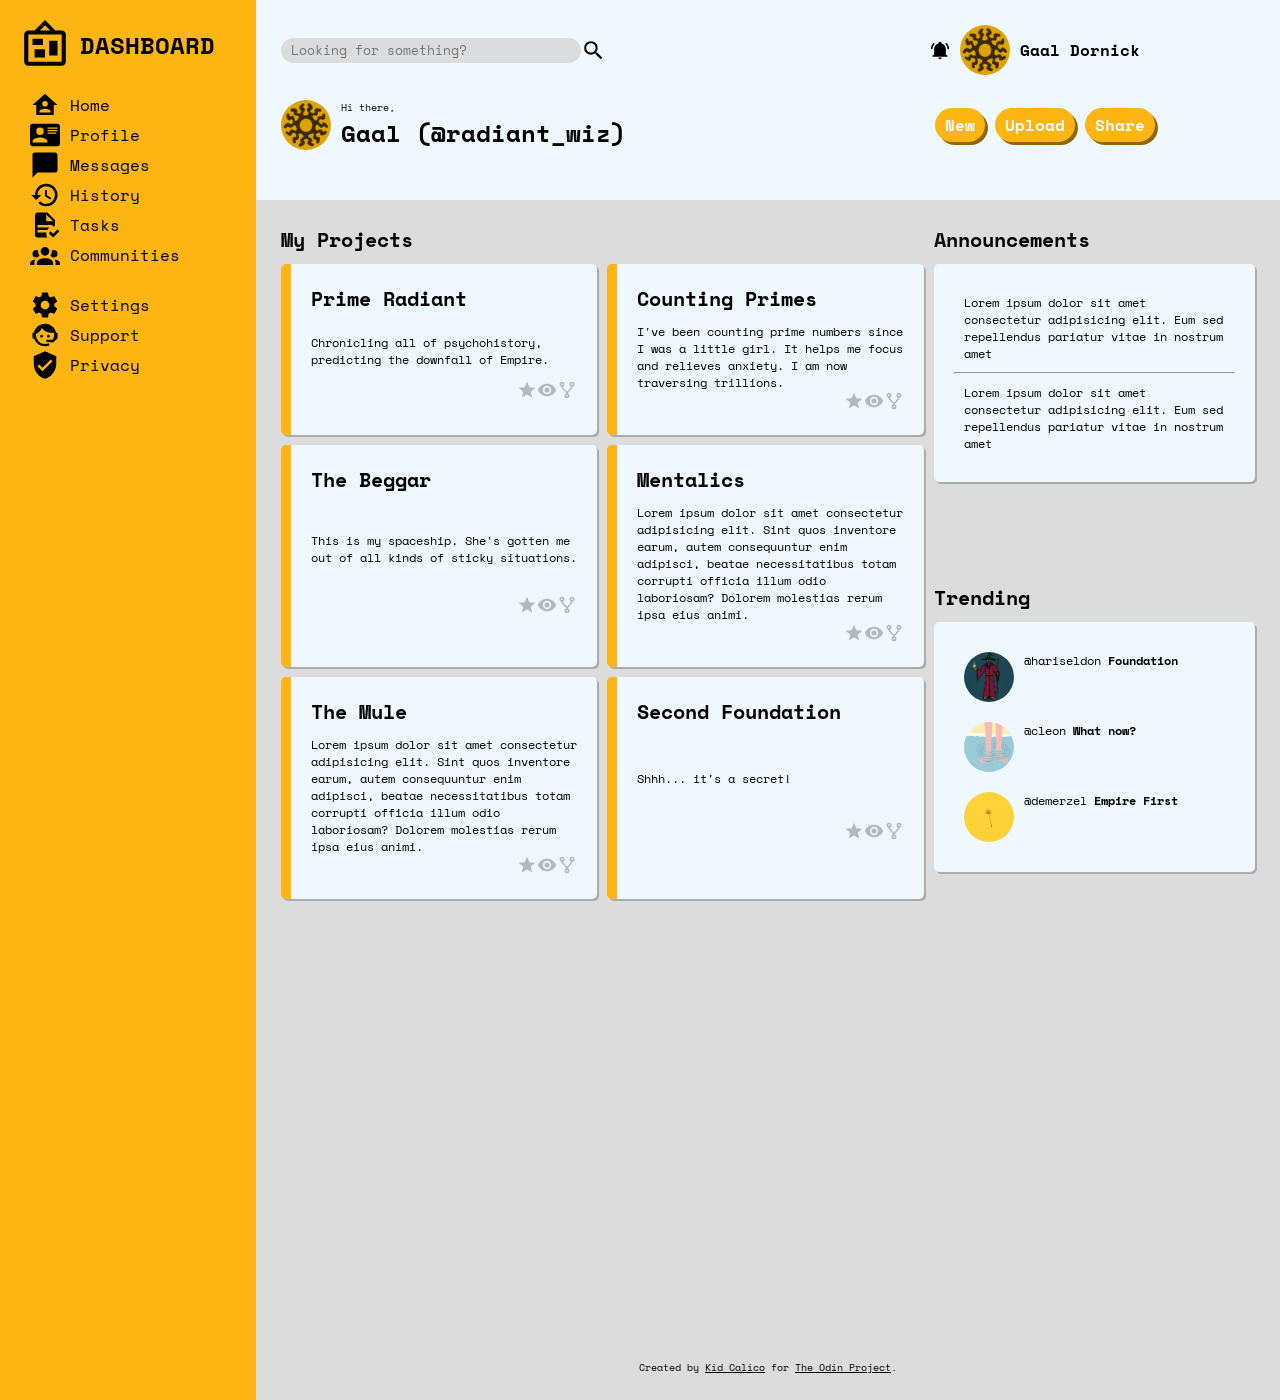
<file: admin-dashboard/index.html>
<!DOCTYPE html>
<html lang="en">
<head>
  <meta charset="UTF-8">
  <meta name="viewport" content="width=device-width, initial-scale=1.0">
  <title>The Odin Project: Admin Dashboard</title>
  <link rel="stylesheet" href="style.css">
</head>
<body>
  <div class="container">
    <header>
      <div class="search-bar">
        <form action="" method="get">
          <input type="text" name="search" placeholder="Looking for something?" class="search-bar">
          <input type="image" src="./lib/icons/magnify.svg" alt="Send Query" width="25px" id="search">
        </form>
      </div>
      <div class="quick-links">
        <input type="image" src="./lib/icons/bell-ring.svg" alt="notifications" width="20px" id="bell">
        <a href=""><img src="./lib/profile-pic-1.jpg" alt="" class="user-image"><span>Gaal Dornick</span></a>
      </div>
      <div class="user-info">
        <img src="./lib/profile-pic-1.jpg" alt="" class="user-image">
        <div>
          <span>Hi there,</span>
          <h2>Gaal (@radiant_wiz)</h2>
        </div>
      </div>
      <form class="buttons">
        <button>New</button>
        <button>Upload</button>
        <button>Share</button>
      </form>
    </header>
    <main>
      <div class="projects">
        <h3>My Projects</h3>
        <div class="project-cards">
          <div class="card">
            <h3>Prime Radiant</h3>
            <p>Chronicling all of psychohistory, predicting the downfall of Empire.</p>
            <div class="links">
              <a href=""><img src="./lib/icons/star.svg" alt=""></a>
              <a href=""><img src="./lib/icons/eye.svg" alt=""></a>
              <a href=""><img src="./lib/icons/source-fork.svg" alt=""></a>
            </div>
          </div>
          <div class="card">
            <h3>Counting Primes</h3>
            <p>I've been counting prime numbers since I was a little girl. It helps me focus and relieves anxiety. I am now traversing trillions.</p>
            <div class="links">
              <a href=""><img src="./lib/icons/star.svg" alt=""></a>
              <a href=""><img src="./lib/icons/eye.svg" alt=""></a>
              <a href=""><img src="./lib/icons/source-fork.svg" alt=""></a>
            </div>
          </div>
          <div class="card">
            <h3>The Beggar</h3>
            <p>This is my spaceship. She's gotten me out of all kinds of sticky situations.</p>
            <div class="links">
              <a href=""><img src="./lib/icons/star.svg" alt=""></a>
              <a href=""><img src="./lib/icons/eye.svg" alt=""></a>
              <a href=""><img src="./lib/icons/source-fork.svg" alt=""></a>
            </div>
          </div>
          <div class="card">
            <h3>Mentalics</h3>
            <p>Lorem ipsum dolor sit amet consectetur adipisicing elit. Sint quos inventore earum, autem consequuntur enim adipisci, beatae necessitatibus totam corrupti officia illum odio laboriosam? Dolorem molestias rerum ipsa eius animi.</p>
            <div class="links">
              <a href=""><img src="./lib/icons/star.svg" alt=""></a>
              <a href=""><img src="./lib/icons/eye.svg" alt=""></a>
              <a href=""><img src="./lib/icons/source-fork.svg" alt=""></a>
            </div>
          </div>
          <div class="card">
            <h3>The Mule</h3>
            <p>Lorem ipsum dolor sit amet consectetur adipisicing elit. Sint quos inventore earum, autem consequuntur enim adipisci, beatae necessitatibus totam corrupti officia illum odio laboriosam? Dolorem molestias rerum ipsa eius animi.</p>
            <div class="links">
              <a href=""><img src="./lib/icons/star.svg" alt=""></a>
              <a href=""><img src="./lib/icons/eye.svg" alt=""></a>
              <a href=""><img src="./lib/icons/source-fork.svg" alt=""></a>
            </div>
          </div>
          <div class="card">
            <h3>Second Foundation</h3>
            <p>Shhh... it's a secret!</p>
            <div class="links">
              <a href=""><img src="./lib/icons/star.svg" alt=""></a>
              <a href=""><img src="./lib/icons/eye.svg" alt=""></a>
              <a href=""><img src="./lib/icons/source-fork.svg" alt=""></a>
            </div>
          </div>
        </div>
      </div>
      <div class="announcements">
        <h3>Announcements</h3>
        <div class="card">
          <ul>
            <li>
              Lorem ipsum dolor sit amet consectetur adipisicing elit. Eum sed repellendus pariatur vitae in nostrum amet
            </li>
            <hr>
            <li>
              Lorem ipsum dolor sit amet consectetur adipisicing elit. Eum sed repellendus pariatur vitae in nostrum amet
            </li>
          </ul>
        </div>
      </div>
      <div class="trending">
        <h3>Trending</h3>
        <div class="card">
          <ul>
            <li>
              <a href="">
                <img src="./lib/wizard.png" alt="" class="user-image">
                <div>
                  @hariseldon
                  <span>Foundation</span>
                </div>
              </a>
            </li>
            <li>
              <a href="">
                <img src="./lib/beach.png" alt="" class="user-image">
                <div>
                  @cleon
                  <span>What now?</span>
                </div>
              </a>
            </li>
            <li>
              <a href="">
                <img src="./lib/dandelion.png" alt="" class="user-image">
                <div>
                  @demerzel
                  <span>Empire First</span>
                </div>
              </a>
            </li>
          </ul>
        </div>
      </div>
      <div class="caption">
        <caption>Created by <a href="https://github.com/kidcalico">Kid Calico</a> for <a href="https://www.theodinproject.com/">The Odin Project</a>.</caption>
      </div>
    </main>
    <div class="sidebar">
      <h2><img src="./lib/icons/bulletin-board.svg" alt="dashboard">Dashboard</h2>
      <ul>
        <li>
          <a href="">
            <img src="lib/icons/home-account.svg" alt="home">
            <span>Home</span>
          </a>
        </li>
        <li>
          <a href="">
            <img src="lib/icons/card-account-details.svg" alt="profile">
            <span>Profile</span>
          </a>
        </li>
        <li>
          <a href="">
            <img src="./lib/icons/message.svg" alt="messages">
            <span>Messages</span>
          </a>
        </li>
        <li>
          <a href="">
            <img src="./lib/icons/history.svg" alt="history">
            <span>History</span>
          </a>
        </li>
        <li>
          <a href="">
            <img src="./lib/icons/file-document-check.svg" alt="tasks">
            <span>Tasks</span>
          </a>
        </li>
        <li>
          <a href="">
            <img src="./lib/icons/account-group.svg" alt="communities">
            <span>Communities</span>
          </a>
        </li>
      </ul>
      <ul>
        <li>
          <a href="">
            <img src="./lib/icons/cog.svg" alt="settings">
            <span>Settings</span>
          </a>
        </li>
        <li>
          <a href="">
            <img src="./lib/icons/face-agent.svg" alt="support">
            <span>Support</span>    
          </a>
        </li>
        <li>
          <a href="">
            <img src="./lib/icons/shield-check.svg" alt="privacy">
            <span>Privacy</span>
          </a>
        </li>
      </ul>
    </div>
  </div>
</body>
</html>
</file>
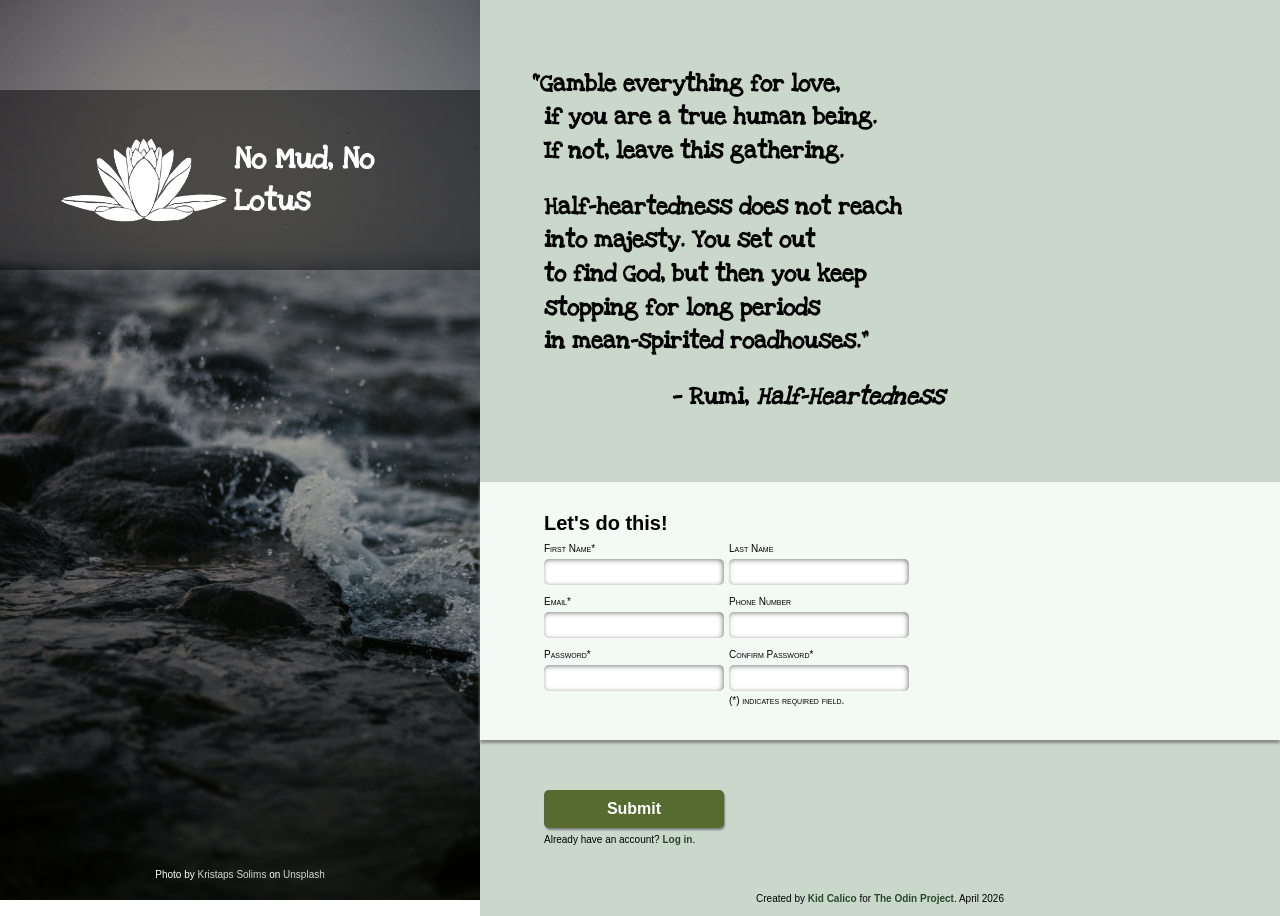
<file: sign-up-form/index.html>
<!DOCTYPE html>
<html lang="en">
<head>
  <meta charset="UTF-8">
  <meta name="viewport" content="width=device-width, initial-scale=1.0">
  <link rel="stylesheet" href="style.css">
  <title>Sign-up Form</title>
</head>
<body>
  <header class="hero">
    <div class="hero-header">
      <img src="./lib/lotus-logo-kidcalico.png" alt="logo">
      <h1>No Mud, No Lotus</h1>
    </div>
    <div class="hero-image-credit">
      Photo by <a href="https://unsplash.com/@kristapsbx?utm_source=unsplash&utm_medium=referral&utm_content=creditCopyText">Kristaps Solims</a> on <a href="https://unsplash.com/photos/waves-crashing-on-rocky-shore-under-a-foggy-sky-g6is2VvC6VI?utm_source=unsplash&utm_medium=referral&utm_content=creditCopyText">Unsplash</a>
    </div>
  </header>
  <main class="content">
    <div class="content-header">
      <p>
        &ldquo;Gamble everything for love,<br>
        if you are a true human being.<br>
        If not, leave this gathering. <br>
      </p>
      <p>
        Half-heartedness does not reach<br>
        into majesty. You set out<br>
        to find God, but then you keep<br>
        stopping for long periods<br>
        in mean-spirited roadhouses.&rdquo;<br>
      </p>
      <p>
        &mdash; Rumi, <em>Half-Heartedness</em>
      </p>
    </div>
    <div class="form-container">
      <div class="form-header">
        <h2>Let's do this!</h2>
      </div>
      <div class="form">
        <form action="" method="get" id="sign-up">
          <div class="form-row">
            <div class="form-item">
              <label for="first-name">First Name*</label>
              <input type="text" id="first-name" name="first-name" required>
            </div>
            <div class="form-item">
              <label for="last-name">Last Name</label>
              <input type="text" id="last-name" name="last-name">
            </div>
          </div>
          <div class="form-row">
            <div class="form-item">
              <label for="email">Email*</label>
              <input type="email" id="email" name="email" pattern="^[a-zA-Z0-9._%+-]+@[a-zA-Z0-9.-]+\.[a-zA-Z]{2,}$" required>
            </div>
            <div class="form-item">
              <label for="phone-number">Phone Number</label>
              <input type="tel" id="phone-number" name="phone-number">
            </div>
          </div>
          <div class="form-row">
            <div class="form-item">
              <label for="password">Password*</label>
              <input type="password" id="password" name="password" required pattern="^(?=.*[a-z])(?=.*[A-Z])(?=.*[\W_]).{8,}$" oninvalid="this.setCustomValidity('Please include one uppercase letter, one lowercase letter, and one symbol.')" />
            </div>
            <div class="form-item">
              <label for="confirm-password">Confirm Password*</label>
              <input type="password" id="confirm-password" name="confirm-password" required pattern="^(?=.*[a-z])(?=.*[A-Z])(?=.*[\W_]).{8,}$" oninvalid="this.setCustomValidity('Please include one uppercase letter, one lowercase letter, and one symbol.')" />
              <caption>(*) indicates required field.</caption>
            </div>
          </div>
        </form>
      </div>
    </div>
    <div class="call-to-action">
      <button type="submit" form="sign-up">Submit</button>
      <div class="log-in">
        <caption>Already have an account? <a href="">Log in</a>.</caption>
      </div>
    </div>
    <div class="signature">
      <caption>Created by <a href="https://github.com/kidcalico" alt="github repos">Kid Calico</a> for <a href="https://theodinproject.com">The Odin Project</a>. April 2026</caption>
    </div>
  </main>
</body>
</html>
</file>
<file: admin-dashboard/style.css>
@import url('https://fonts.googleapis.com/css2?family=Space+Mono:ital,wght@0,400;0,700;1,400;1,700&display=swap');

* {
  margin: 0;
  padding: 0;
  box-sizing: border-box;
  font-family: "Space Mono", Helvetica, Arial, sans-serif;
  list-style: none;
}

:root {
  font-size: 10px;
}

a {
  text-decoration: none;
  color: black;
}

.card {
  font-size: 1.2rem;
  box-shadow: rgb(171, 171, 171) 2px 2px;
}

.projects .card:hover {
  transform: scale(1.01)
}

header {
  display: grid;
  grid-template-columns: 2fr 1fr;
  align-items: center;
  padding: 25px;
  background-color: aliceblue;
  grid-template-rows: 1fr 2fr;
}

main {
  background-color: gainsboro;
  padding: 25px;
  display: grid;
  grid-template-columns: 2fr 1fr;
  grid-template-rows: 1fr 2fr 50px;
  gap: 10px;
}

.caption {
  font-size: 1rem;
  grid-row: 5 / 6;
  grid-column: 1 / 3;
  margin: auto;
}

.caption a {
  text-decoration: underline;
}

header > div,
.quick-links a {
  display: flex;
  align-items: center;
  gap: 10px;
}

.quick-links a {
  font-size: 1.6rem;
  font-weight: 700;
}

header form {
  display: flex;
  align-items: center;
}

.container {
  display: grid;
  grid-template-columns: 1fr 4fr;
  grid-template-rows: 1fr 6fr;
}

.user-image {
  border-radius: 50%;
  width: 50px;
  height: 50px;
  object-fit: cover;
}

.projects {
  grid-row: 1 / 5;
}

.trending {
  /* grid-area: 2 / 2 ; */
  grid-row: 2;
  grid-column: 2;
}

.trending a {
  display: flex;
  gap: 10px;
}

.trending span {
  font-weight: 900;
}

.project-cards {
  display: grid;
  grid-template-columns: 1fr 1fr;
  grid-template-rows: repeat(auto-fit, 1fr);
  gap: 10px;
}

.card {
  background-color: aliceblue;
  border-radius: 5px;
  padding: 20px;
  display: grid;
}

.project-cards .card {
  border-left: 10px solid #FDB514;
}

.sidebar {
  background-color: #FDB514;
  color: black;
  padding: 20px;
  grid-row: 1 / 7;
  font-size: 1.6rem;
}

h2 {
  display: flex;
  font-weight: 00;
  align-items: center;
  gap: 10px;

  font-size: 2.4rem;
}

.sidebar h2 {
  text-transform: uppercase;
}

h3 {
  font-size: 2rem;
  font-weight: 700;
  margin-bottom: 10px;
}

.sidebar ul {
  padding: 20px 0 0 10px;
  grid-column: 1 / 3;
}

.sidebar img {
  width: 30px;
}

.sidebar a {
  display: flex;
  align-items: center;
  gap: 10px;
  font-size: 1.6rem;
}

.sidebar a:hover {
  opacity: 50%;
}

.links {
  display: flex;
  justify-self: end;
}

.links img {
  width: 20px;
  opacity: 25%;
}

.links img:hover {
  opacity: 50%;
}

.links img:active {
  opacity: 100%;
}

.sidebar h2 img {
  width: 50px;
}

.sidebar-header {
  display: inline-grid;
  grid-template-columns: 50px 1fr;
  align-items: center;
}

.card li {
  padding: 10px;

}

input.search-bar {
  background-color: gainsboro;
  border: none;
  border-radius: 20px;
  height: 25px;
  width: 300px;
  padding: 10px;
}

.buttons button {
  border-radius: 20px;
  background-color: #FDB514;
  color: aliceblue;
  font-weight: 700;
  font-size: 1.6rem;
  padding: 5px 10px;
  margin: 0 5px;
  cursor: pointer;
  border: none;
  box-shadow: #91670b 3px 3px;
}

.buttons button:hover {
  translate: 1px 1px;
}

.buttons button:active {
  translate: 2px 2px;
  box-shadow: #563d07 2px 2px;
}

#search:hover {
  transform: scale(1.05);
}


#bell:hover {
  transform: rotate(-10deg);
}
</file>
<file: sign-up-form/style.css>
@font-face {
  font-family: "Love Ya Like A Sister";
  src: 
    url("lib/love-ya-like-a-sister/loveyalikeasister-regular.woff2") format("woff2"),
    url("lib/love-ya-like-a-sister/loveyalikeasister-regular.woff") format("woff");
  font-weight: normal;
  font-style: normal;
  font-display: swap;
}

* {
  margin: 0;
  padding: 0;
  box-sizing: border-box;
}

:root {
  font-size: 10px;
  --primary-background: #cad8cc;
  --secondary-background: #f3f9f4;
  --hero-background: url("./lib/kristaps-solims-g6is2Vvc6VI-unsplash.jpg");
  --primary-header-size: clamp(1.6rem, 3vw, 3rem);
  --secondary-header-size: clamp(1.6rem, 2vw, 2.4rem);
  --email-pattern: "^[a-zA-Z0-9._%+-]+@[a-zA-Z0-9.-]+\.[a-zA-Z]{2,}$";
}

body {
  font-family: Futura, Arial, sans-serif;
  display: flex;
  flex-direction: row;
  line-height: 1.4;
}

h1, p {
  font-family: "Love Ya Like A Sister", Georgia, 'Times New Roman', Times, serif;
}

h2 {
  font-size: 2rem;
}

a {
  text-decoration: none;
  color: inherit;
}

.hero a {
  color: #d4d4d4;
}

.hero a:hover {
  color: #8d8d8d;
}

.hero {
  color: white;
  flex: 3;
  display: flex;
  flex-direction: column;
  align-items: center;
  justify-content: flex-start;
  background-image: var(--hero-background);
  background-size: cover;
  height: 100vh;
}

.hero-header {
  font-size: 1.6rem;
  display: flex;
  justify-content: center;
  align-items: center;
  position: relative;
  top: 10vh;
  height: 20vh;
  width: 100%;
  padding: 10px;
  background-color: #00000079;
}

.hero-header img {
  width: 20vh;
}

.hero-header h1 {
  width: 15vw;
  font-size: var(--primary-header-size);
}

.hero-image-credit {
  font-size: 1rem;
  position: absolute;
  bottom: 2vh;
}

.content {
  flex: 5;
  display: flex;
  flex-direction: column;
  justify-content: space-around;
  background: var(--primary-background);
}

.content a {
  font-weight: bold;
  color: rgb(40, 73, 40);
}

.content a:hover {
  color: #8d8d8d;
  font-weight: bold;
}

.content-header {
  padding: 5vh 5vw;
  font-size: var(--secondary-header-size);
  font-weight: bold;
  flex: 1;
}

.content-header p:first-child {
  text-indent: -0.5em;
}

.content-header p:last-child {
  position: relative;
  left: 10vw
}

.content-header p {
  margin: 2.5vh 0;
}

.form-container {
  flex: 1;
  background: var(--secondary-background);
  padding: 3vh 5vw;
  box-shadow: 0px 3px 3px rgb(134, 134, 134);
  clip-path: 0 -15px 0 0;
}

.form {
  display: flex;
  flex-direction: row;
}

.form input {
  padding: 5px;
  box-shadow: inset -1px 1px 5px grey;
  font-size: 1.4rem;
  border: none;
  border-radius: 5px;
  font-family: inherit;
}

.form-row {
  display: flex;
  flex-wrap: wrap;
  gap: 5px;
  padding: 5px 0;
}

.form-item {
  width: 180px;
  display: flex;
  flex-direction: column;
  gap: 3px;
  font-variant: small-caps;
}

.form input:focus {
  outline: 1px solid steelblue;
  box-shadow: 2px 2px 5px rgb(115, 115, 115);
}

.form input:user-invalid {
  border: 2px dashed crimson;
}

.call-to-action {
  flex: 1;
  margin: 5vh 5vw;
  width: 180px;
}

.call-to-action button {
  width: 100%;
  background-color: darkolivegreen;
  color: white;
  font-weight: bold;
  font-size: 1.6rem;
  font-family: inherit;
  border: none;
  border-radius: 5px;
  padding: 10px;
  margin: 5px 0;
  box-shadow: 1px 2px 2px gray;
}

.call-to-action button:hover {
  background-color: olivedrab;
}

.signature {
  align-self: center;
  padding-bottom: 10px;
}

@media screen and (max-width: 500px) {
  body {
    flex-direction: column;
  }

  .hero {
    flex: 1;
    height: 25vh;
    align-items: flex-start;
    justify-content: flex-start;
  }

  .content {
    flex: 1;
  }

  .hero-header {
    top: 0;
    font-size: 3vw;
  }

  .hero-header img {
    width: 35vw;
  }

  .hero-image-credit {
    display: none;
  }
}
</file>
